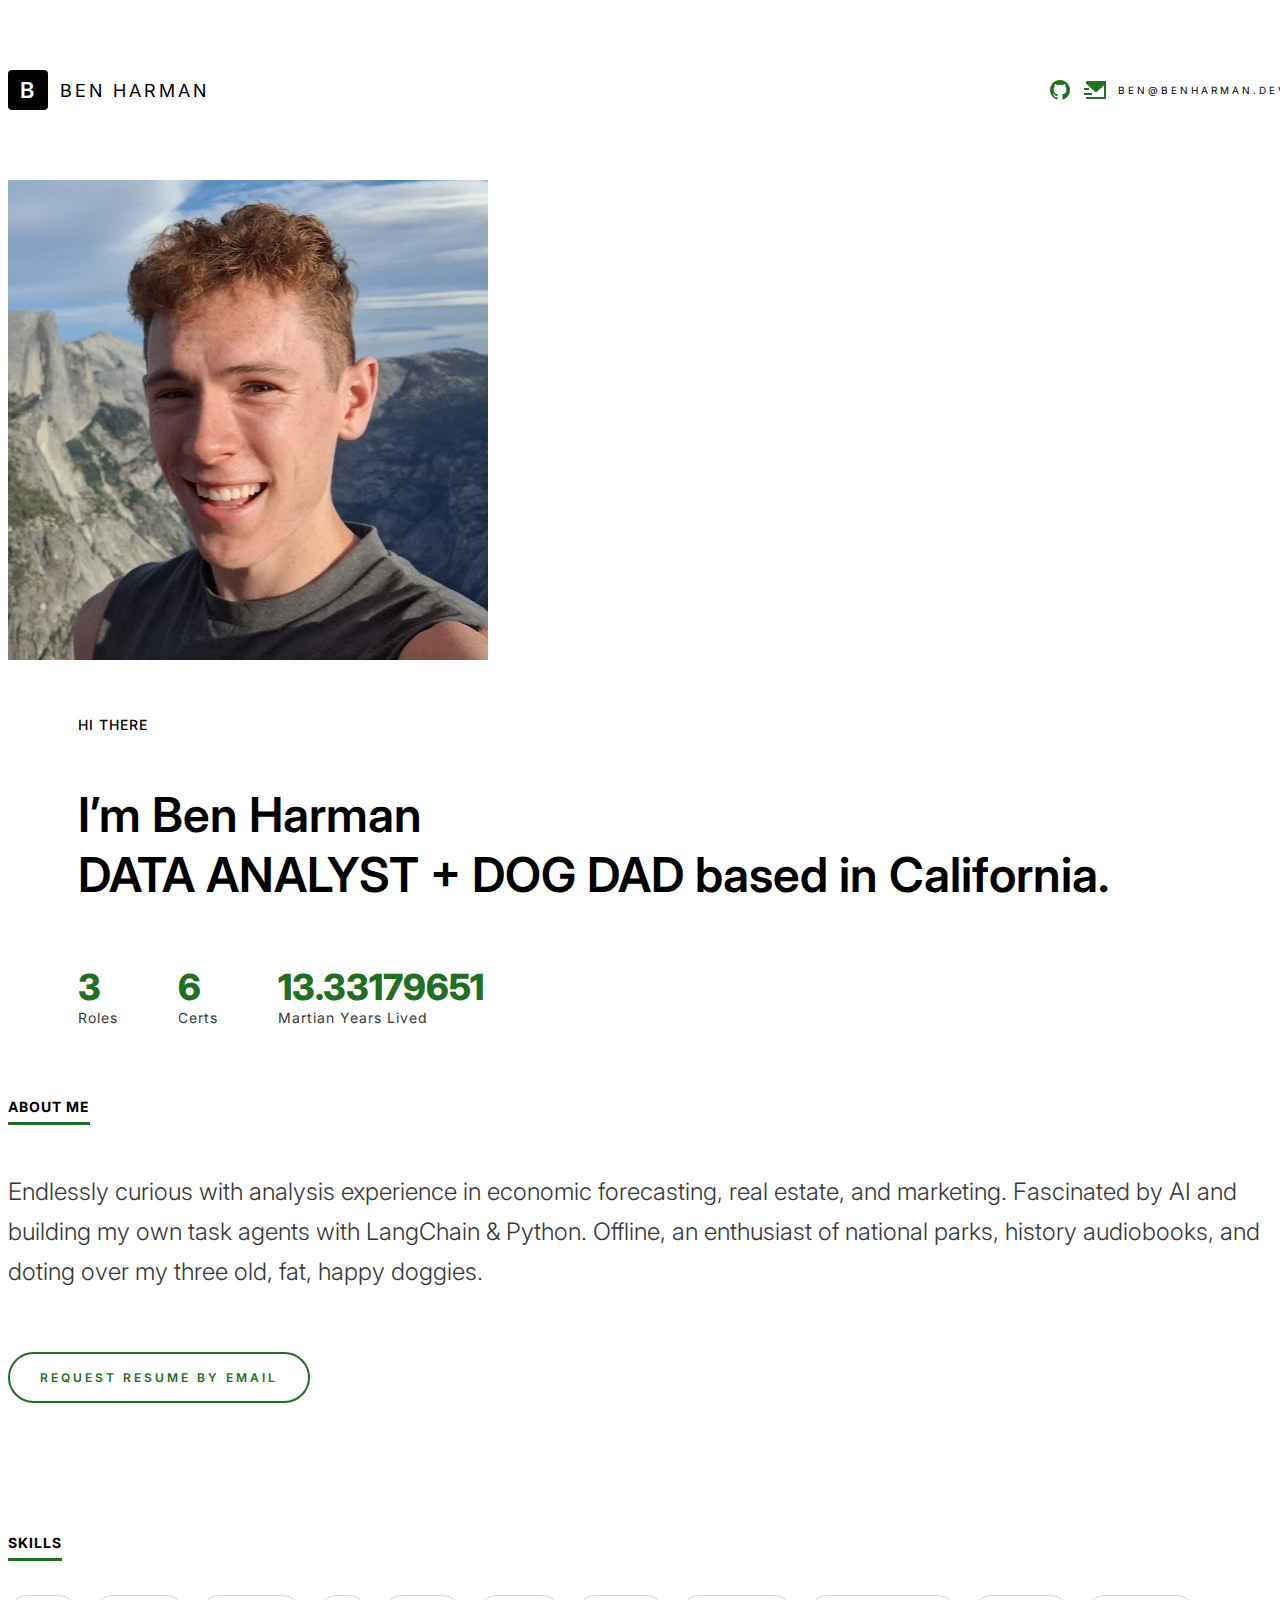
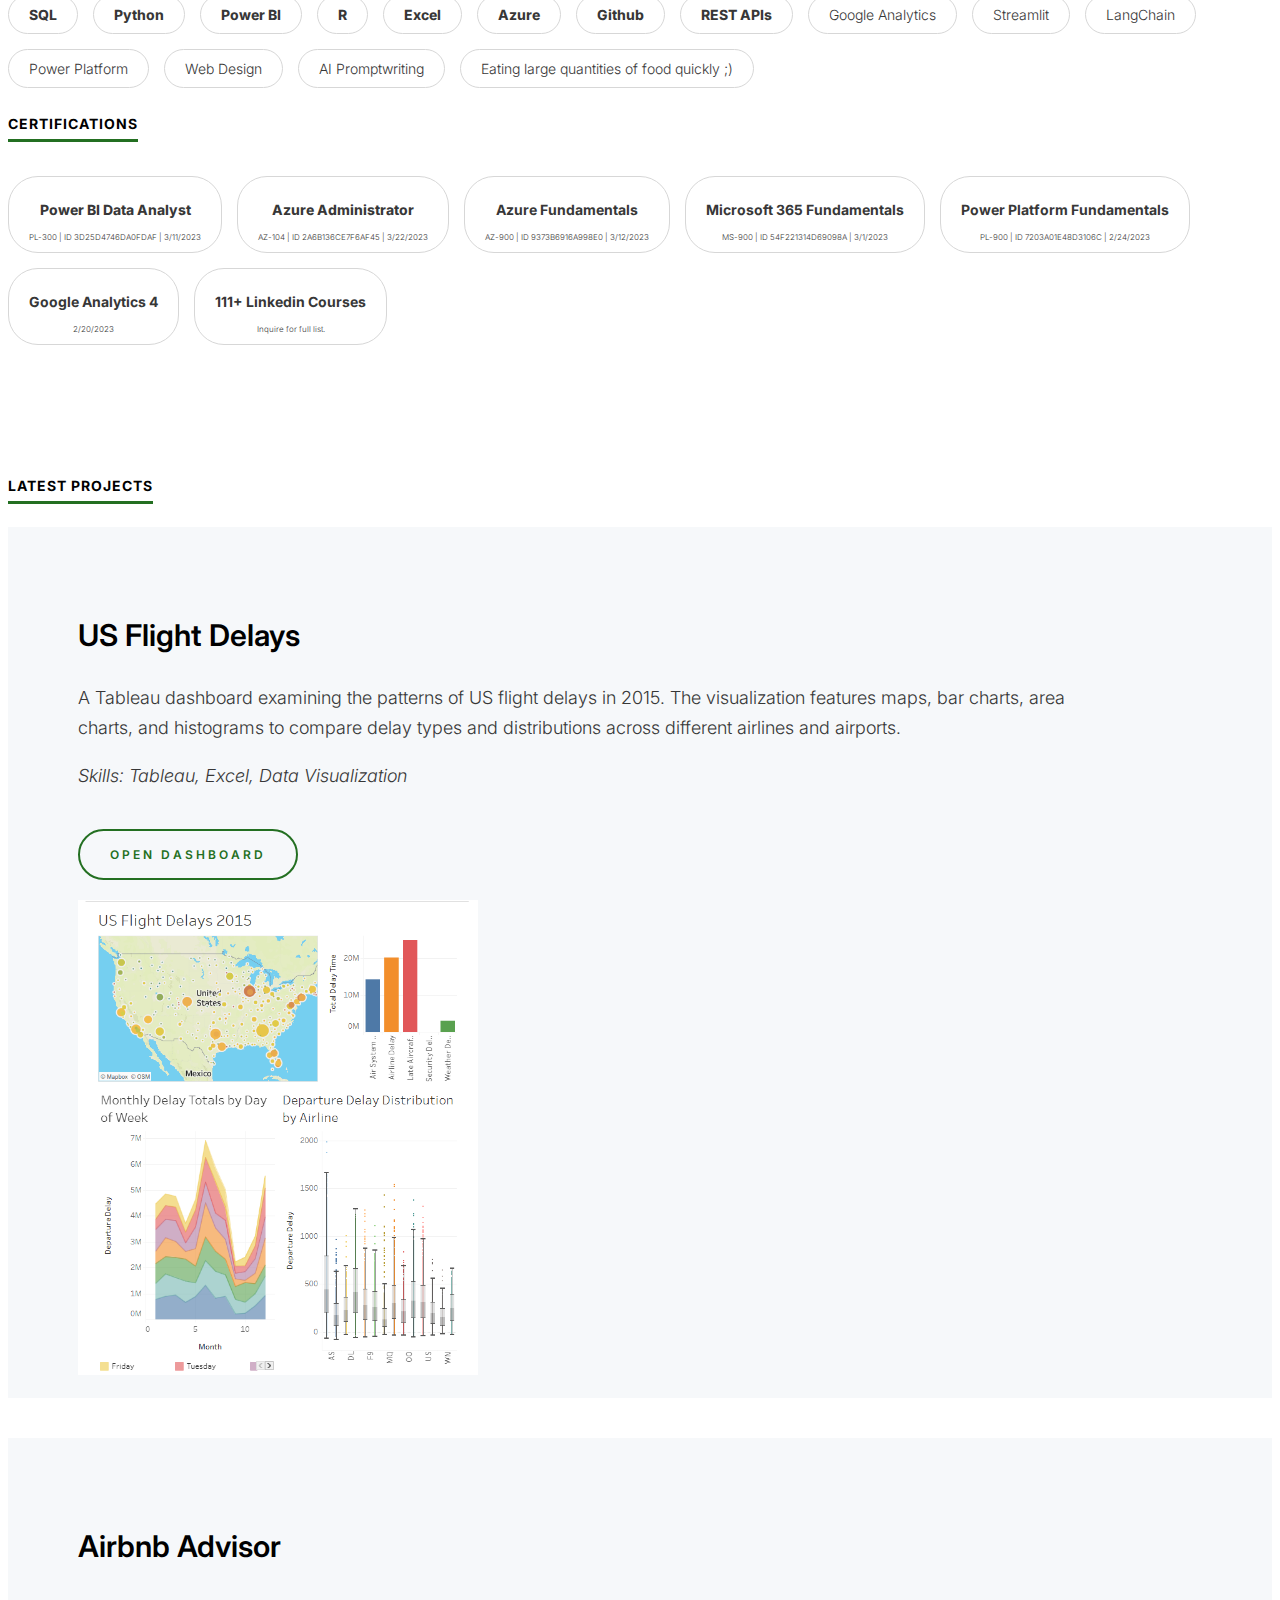
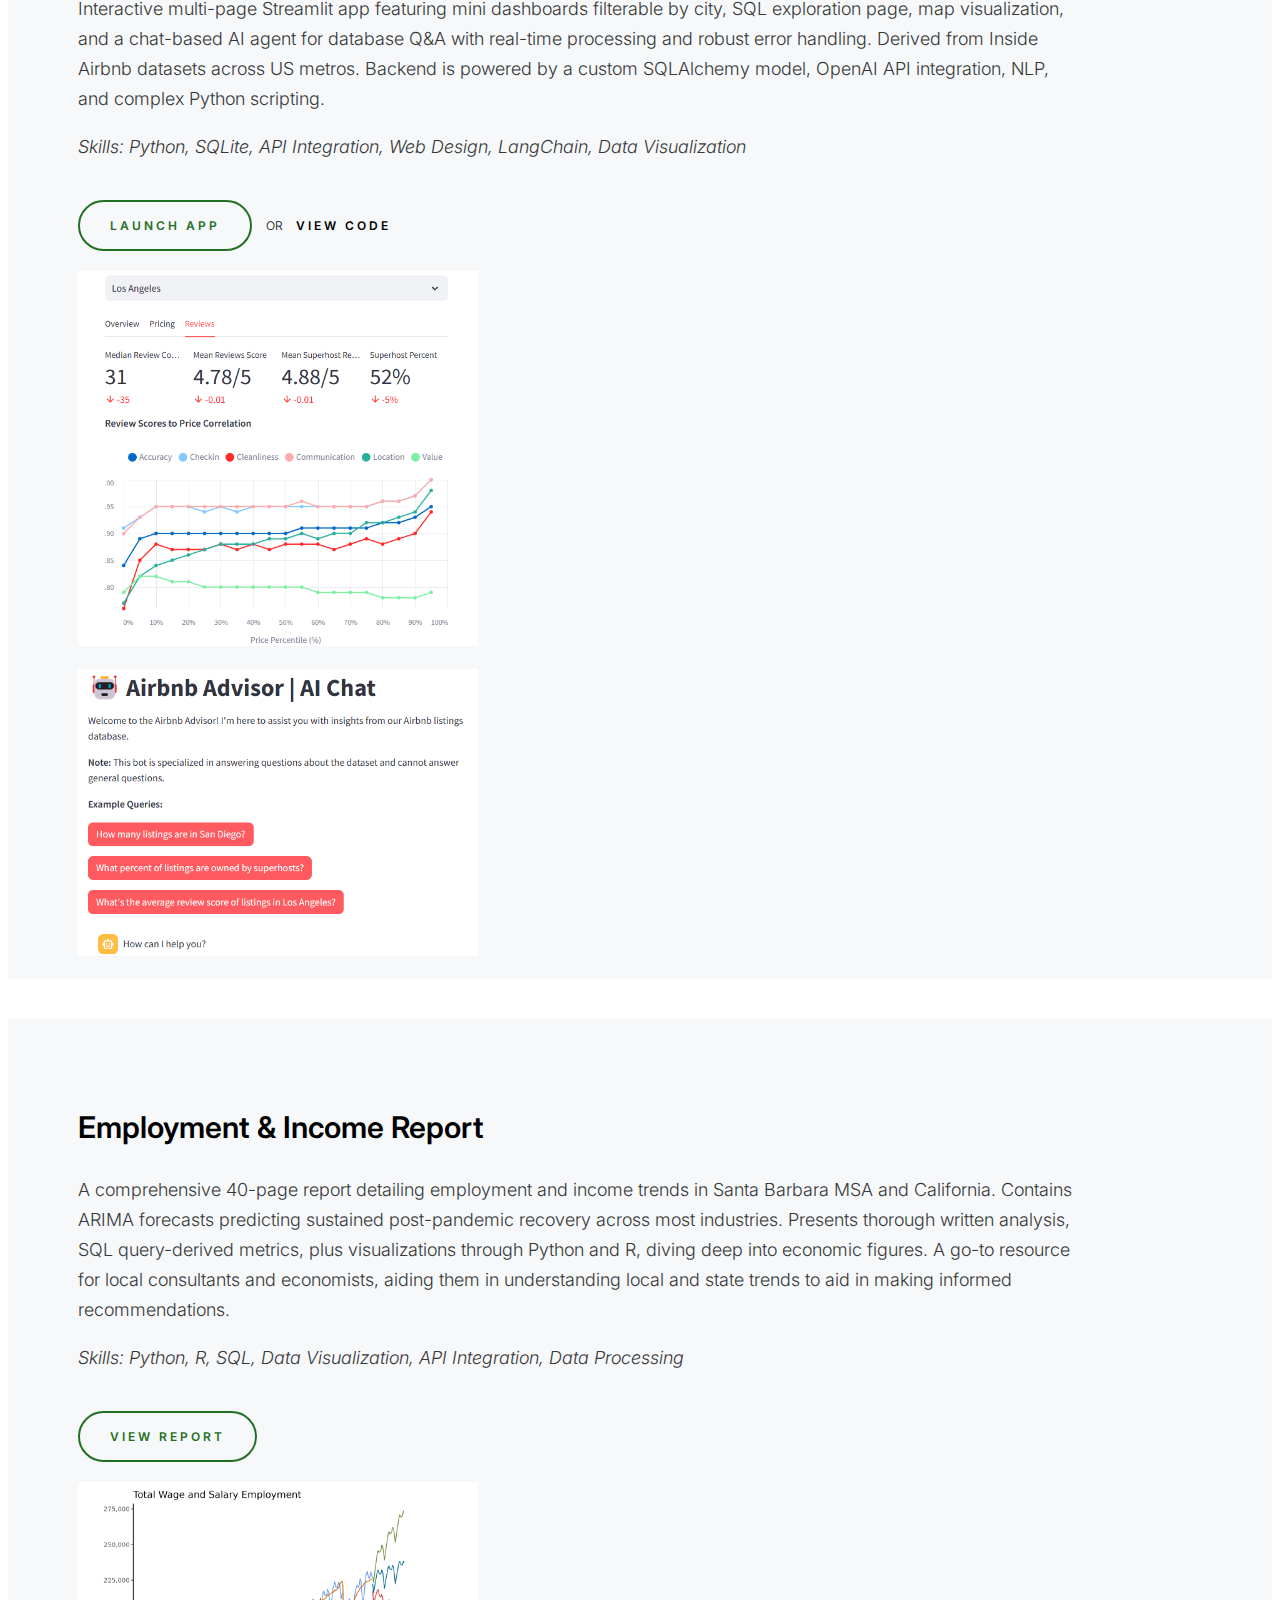
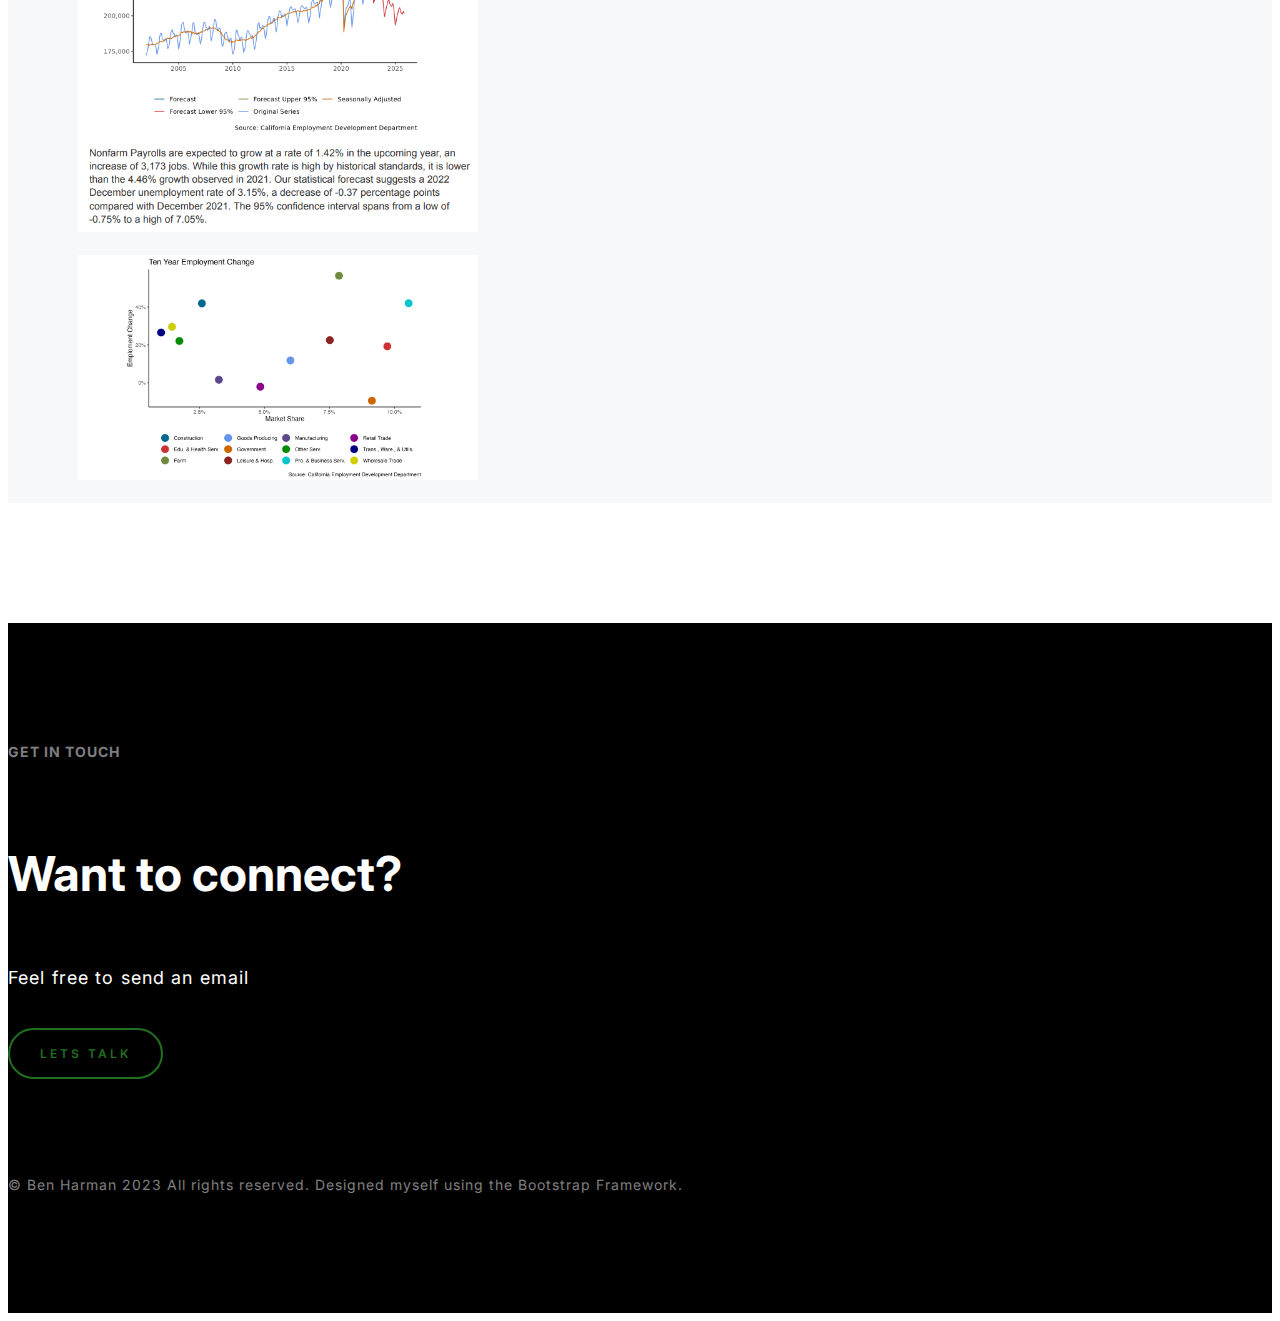
<file: index.html>
<!doctype html>
<html lang="en">

<head>
  <!-- Required meta tags -->
  <meta charset="utf-8">
  <meta name="viewport" content="width=device-width, initial-scale=1">
  <!-- Google Fonts -->
  <link rel="preconnect" href="https://fonts.googleapis.com">
  <link rel="preconnect" href="https://fonts.gstatic.com" crossorigin>
  <link href="https://fonts.googleapis.com/css2?family=Inter:wght@100;200;300;400;500;600;700;800;900&display=swap"
    rel="stylesheet">

  <link rel="icon"
    href="data:image/svg+xml,<svg xmlns=%22http://www.w3.org/2000/svg%22 viewBox=%2210 0 100 100%22><text y=%22.90em%22 font-size=%2290%22>📊</text></svg>">
  <!-- Bootstrap CSS -->
  <link href="https://cdn.jsdelivr.net/npm/bootstrap@5.0.2/dist/css/bootstrap.min.css" rel="stylesheet"
    integrity="sha384-EVSTQN3/azprG1Anm3QDgpJLIm9Nao0Yz1ztcQTwFspd3yD65VohhpuuCOmLASjC" crossorigin="anonymous">
  <link href="https://unpkg.com/aos@2.3.1/dist/aos.css" rel="stylesheet">
  <!-- Main CSS -->
  <link href="assets/css/main.css" rel="stylesheet">

  <script src="assets/js/mars_years.js"></script>


  <title>Ben Harman</title>
</head>

<!-- Google tag (gtag.js) -->
<script async src="https://www.googletagmanager.com/gtag/js?id=G-XYZXBG3PTL"></script>
<script>
  window.dataLayer = window.dataLayer || [];
  function gtag() { dataLayer.push(arguments); }
  gtag('js', new Date());

  gtag('config', 'G-XYZXBG3PTL');
</script>

<body>

  <!-- header -->
  <header class="ds-header" id="site-header">
    <div class="container">
      <div class="ds-header-inner">
        <!-- logo -->
        <a href="index.html" class="ds-logo">
          <span>B</span>Ben Harman
        </a>
        <!-- logo -->
        <!-- social -->
        <ul class="ds-social">
          <li>
            <a href="https://github.com/benharmandev">
              <img src="assets/images/github-green.png" alt="GitHub" class="default-icon">
              <img src="assets/images/github-black.png" alt="GitHub" class="hover-icon">
            </a>
          </li>
          <!-- <li>
            <a href="https://www.linkedin.com/in/ben-harman">
              <img src="assets/images/linkedin-green.png" alt="LinkedIn" class="default-icon">
              <img src="assets/images/linkedin-black.png" alt="LinkedIn" class="hover-icon">
            </a>
          </li> -->
          <li>
            <a href="mailto:ben@benharman.dev">
              <img src="assets/images/mail-green.png" alt="Email" class="default-icon">
              <img src="assets/images/mail-black.png" alt="Email" class="hover-icon">
              <span>ben@benharman.dev</span>
            </a>
          </li>
        </ul>
        <!-- social -->

      </div>
    </div>
  </header>
  <!-- header -->

  <!-- banner -->
  <div class="ds-banner">
    <div class="container">
      <div class="row">
        <div class="col-12 col-sm-12 col-md-5 col-lg-5 col-xl-5 col-xxl-5">
          <figure>
            <img src="assets/images/profile-image.jpg">
          </figure>
        </div>
        <div class="col-12 col-sm-12 col-md-7 col-lg-7 col-xl-7 col-xxl-7">
          <section>
            <h1>
              <span>HI THERE</span>
              I’m Ben Harman<br>DATA ANALYST + DOG DAD based in California.
            </h1>
            <ul class="ds-numbervaluelist">
              <li>
                <strong>3</strong>
                <span>Roles</span>
              </li>
              <li>
                <strong>6</strong>
                <span>Certs</span>
              </li>
              <li>
                <strong id="martianYears">Calculating...</strong>
                <span>Martian Years Lived</span>
              </li>
            </ul>
          </section>
        </div>
      </div>
    </div>
  </div>
  <!-- banner -->

  <!-- about -->
  <div class="ds-about-section">
    <div class="container">
      <section>
        <h2 class="ds-heading">About Me</h2>
        <p>Endlessly curious with analysis experience in economic forecasting, real estate, and marketing.
          Fascinated by AI and building my own task agents with LangChain & Python.
          Offline, an enthusiast of national parks, history audiobooks, and doting over my three old, fat, happy
          doggies.</p>
        <!-- Over 120 hours of recorded interviews with my grandparents as well as thousands of
          family photos digitized. -->
        <div class="ds-button-sec text-center">
          <a href="mailto:ben@benharman.dev?subject=Resume%20Request&body=Hello%20Ben,%0A%0AI%20am%20interested%20in%20getting%20a%20copy%20of%20your%20resume.%0A%0AThanks!"
            class="ds-button">Request Resume by Email</a>
        </div>
      </section>
    </div>
  </div>
  <!-- about -->

  <!--  Skills -->
  <div class="ds-skills-section">
    <div class="container">
      <div class="row">
        <div class="col-12 col-sm-12 col-md-6 col-lg-6 col-xl-6 col-xxl-6">
          <h2 class="ds-heading">Skills</h2>
          <ul class="ds-skills-list">
            <li class="core-skill no-wrap">SQL</li>
            <li class="core-skill no-wrap">Python</li>
            <li class="core-skill no-wrap">Power BI</li>
            <li class="core-skill no-wrap">R</li>
            <li class="core-skill no-wrap">Excel</li>
            <li class="core-skill no-wrap">Azure</li>
            <li class="core-skill no-wrap">Github</li>
            <li class="core-skill no-wrap">REST APIs</li>
            <li class="no-wrap">Google Analytics</li>
            <li class="no-wrap">Streamlit</li>
            <li class="no-wrap">LangChain</li>
            <li class="no-wrap">Power Platform</li>
            <li class="no-wrap">Web Design</li>
            <li class="no-wrap">AI Promptwriting</li>
            <li>Eating large quantities of food quickly ;)</li>
          </ul>
        </div>
        <div class="col-12 col-sm-12 col-md-6 col-lg-6 col-xl-6 col-xxl-6">
          <h2 class="ds-heading">Certifications</h2>
          <ul class="ds-certifications-list">
            <li class="certification-bubble">
              <h3 class="core-skill prevent-hyphen-break">Power BI Data Analyst</h3>
              <p>PL-300 | ID 3D25D4746DA0FDAF | 3/11/2023</p>
            </li>
            <li class="certification-bubble">
              <h3 class="core-skill prevent-hyphen-break">Azure Administrator</h3>
              <p>AZ-104 | ID 2A6B136CE7F6AF45 | 3/22/2023</p>
            </li>
            <li class="certification-bubble">
              <h3 class="prevent-hyphen-break">Azure Fundamentals</h3>
              <p>AZ-900 | ID 9373B6916A998E0 | 3/12/2023</p>
            </li>
            <li class="certification-bubble">
              <h3 class="prevent-hyphen-break">Microsoft 365 Fundamentals</h3>
              <p>MS-900 | ID 54F221314D69098A | 3/1/2023</p>
            </li>
            <li class="certification-bubble">
              <h3 class="prevent-hyphen-break">Power Platform Fundamentals</h3>
              <p>PL-900 | ID 7203A01E48D3106C | 2/24/2023</p>
            </li>
            <li class="certification-bubble">
              <h3 class="prevent-hyphen-break">Google Analytics 4</h3>
              <p>2/20/2023</p>
            </li>
            <li class="certification-bubble">
              <h3 class="prevent-hyphen-break">111+ Linkedin Courses</h3>
              <p>Inquire for full list.</p>
            </li>
        </div>
      </div>
    </div>
  </div>
  <!--  Skills -->

  <!--  Work -->
  <div class="ds-work-section">
    <div class="container">
      <h2 class="ds-heading">Latest projects</h2>
      <div class="ds-work-list-section">
        <div class="ds-work-list">
          <div class="row">
            <div class="col-12 col-sm-12 col-md-7 col-lg-7 col-xl-7 col-xxl-7">
              <section>
                <h3 class="ds-work-title">US Flight Delays</h3>
                <p>A Tableau dashboard examining the patterns of US flight delays in 2015. The visualization features
                  maps, bar charts, area charts, and histograms to compare
                  delay types and distributions across different airlines and airports.</p>
                <p class="ds-work-skills" style="font-weight: 300; font-style: italic; margin-top: 10px;">Skills:
                  Tableau, Excel, Data Visualization</p>
                <a href="https://public.tableau.com/app/profile/benjamin.harman/viz/USFlightDelays2015_16989038239240/USFlightDelays2015"
                  class="ds-button">Open Dashboard</a>
                <!-- <div class="link-container">
                  <span class="or-text">OR</span> <a
                    href="https://docs.google.com/spreadsheets/d/1xCfd7OG1F461g75UaXhrBrlXNfhLylXT/edit?usp=sharing&ouid=106687057126922316761&rtpof=true&sd=true"
                    class="code-link">Download Excel File</a>
                </div> -->
              </section>
            </div>
            <div class="col-12 col-sm-12 col-md-5 col-lg-5 col-xl-5 col-xxl-5">
              <figure class="project-image"><img src="assets/images/us-flight-delays.png"></figure>
            </div>
          </div>
        </div>
        <div class="ds-work-list">
          <div class="row">
            <div class="col-12 col-sm-12 col-md-7 col-lg-7 col-xl-7 col-xxl-7">
              <section>
                <h3 class="ds-work-title">Airbnb Advisor</h3>
                <p>Interactive multi-page Streamlit app featuring mini dashboards filterable by city, SQL exploration
                  page, map visualization, and a chat-based AI agent for database Q&A with real-time processing and
                  robust error handling. Derived from Inside Airbnb datasets across US metros. Backend is powered by a
                  custom SQLAlchemy model, OpenAI API integration, NLP, and complex Python scripting.</p>
                <p class="ds-work-skills" style="font-weight: 300; font-style: italic; margin-top: 10px;">Skills:
                  Python,
                  SQLite, API Integration, Web Design, LangChain, Data Visualization</p>
                <a href="https://airbnb-advisor.streamlit.app" class="ds-button">Launch App</a>
                <div class="link-container">
                  <span class="or-text">OR</span> <a href="https://github.com/benharmandev/airbnb-advisor"
                    class="code-link">View code</a>
                </div>
              </section>
            </div>
            <div class="col-12 col-sm-12 col-md-5 col-lg-5 col-xl-5 col-xxl-5">
              <figure class="project-image"><img src="assets/images/airbnb-advisor-1.png"></figure>
              <figure class="project-image"><img src="assets/images/airbnb-advisor-2.png"></figure>
            </div>
          </div>
        </div>
        <div class="ds-work-list">
          <div class="row">
            <div class="col-12 col-sm-12 col-md-7 col-lg-7 col-xl-7 col-xxl-7">
              <section>
                <h3 class="ds-work-title">Employment & Income Report</h3>
                <p>A comprehensive 40-page report detailing employment and income trends in Santa Barbara MSA and
                  California. Contains ARIMA forecasts predicting sustained post-pandemic recovery across most
                  industries. Presents thorough written analysis, SQL query-derived metrics, plus visualizations through
                  Python and R, diving deep into economic figures. A go-to resource for local consultants and
                  economists, aiding them in understanding local and state trends to aid in making informed
                  recommendations.</p>
                <p class="ds-work-skills" style="font-weight: 300; font-style: italic; margin-top: 10px;">Skills:
                  Python,
                  R, SQL, Data Visualization, API Integration, Data Processing</p>
                <a href="https://benharman.dev/projects/economic-forecast.pdf" class="ds-button">View Report</a>
              </section>
            </div>
            <div class="col-12 col-sm-12 col-md-5 col-lg-5 col-xl-5 col-xxl-5">
              <figure class="project-image"><img src="assets/images/economic-forecast-1.png"></figure>
              <figure class="project-image"><img src="assets/images/economic-forecast-2.png"></figure>
              <!-- Duplicate image -->
            </div>
          </div>
        </div>
      </div>
    </div>
  </div>
  <!--  Work -->


  <!--  footer -->
  <footer class="ds-footer text-center">
    <div class="container">
      <section>
        <span>Get in touch</span>
        <h4>Want to connect?</h4>
        <p>Feel free to send an email</p>
        <a href="mailto:ben@benharman.dev" class="ds-button">Lets Talk</a>
      </section>
      <span class="ds-copyright">© Ben Harman 2023 All rights reserved. Designed myself using the Bootstrap Framework.
    </div>
  </footer>


  <script src="https://ajax.googleapis.com/ajax/libs/jquery/3.5.1/jquery.min.js"></script>
  <!-- Option 1: Bootstrap Bundle with Popper -->
  <script src="https://cdn.jsdelivr.net/npm/bootstrap@5.0.2/dist/js/bootstrap.bundle.min.js"
    integrity="sha384-MrcW6ZMFYlzcLA8Nl+NtUVF0sA7MsXsP1UyJoMp4YLEuNSfAP+JcXn/tWtIaxVXM"
    crossorigin="anonymous"></script>

  <!-- Option 2: Separate Popper and Bootstrap JS -->
  <!--
    <script src="https://cdn.jsdelivr.net/npm/@popperjs/core@2.9.2/dist/umd/popper.min.js" integrity="sha384-IQsoLXl5PILFhosVNubq5LC7Qb9DXgDA9i+tQ8Zj3iwWAwPtgFTxbJ8NT4GN1R8p" crossorigin="anonymous"></script>
    <script src="https://cdn.jsdelivr.net/npm/bootstrap@5.0.2/dist/js/bootstrap.min.js" integrity="sha384-cVKIPhGWiC2Al4u+LWgxfKTRIcfu0JTxR+EQDz/bgldoEyl4H0zUF0QKbrJ0EcQF" crossorigin="anonymous"></script>
    -->
  <script src="assets/js/main.js"></script>
</body>

</html>
</file>
<file: assets/css/main.css>
/*
  1. >>> Header Style
  2. >>> Banner Style
  3. >>> About Style
  4. >>> Skills Style
  5. >>> Experience Style
  6. >>> Work Style
  7. >>> Footer Style

/* CSS Variables */
:root {
	--font-main: 'Inter', sans-serif;
	--color-main: #373737;
	--color-secondary: #236F21;
	--color-white: #FFF;
	--color-black: #000;
	--color-bg: #F6F8FA;
	--transition-standard: 0.4s ease;
	--font-size-base: 14px;
}

*/

/*--------------------------------------------------------------
>>> TABLE OF CONTENTS:
----------------------------------------------------------------*/
html {
	font-family: var(--font-main);
	background-color: var(--color-white);
}

body {
	font-family: var(--font-main);
	overflow-x: hidden;
	background-color: var(--color-white);
	font-weight: 400;
	font-style: normal;
	color: var(--color-main);
	font-size: var(--font-size-base);
}

a,
a:hover,
a:focus,
i,
input,
button,
input:focus,
.transition {
	text-decoration: none;
	outline: none;
	transition-delay: 0s;
	transition-duration: var(--transition-standard);
	transition-property: all;
	transition-timing-function: ease;
	box-shadow: none;
}

a {
	color: var(--color-black);
}

iframe {
	border: 0;
	outline: none;
}

::-moz-selection {
	background: var(--color-black);
	text-shadow: none;
	color: var(--color-white);
}

::selection {
	background: var(--color-black);
	text-shadow: none;
	color: var(--color-white);
}

img,
svg {
	max-width: 100%;
	height: auto;
	border: none;
	outline: none;
}

input,
textarea {
	border-radius: 0;
	resize: none;
}

ul {
	padding: 0;
	margin: 0;
}

input:-webkit-autofill,
textarea:-webkit-autofill,
select:-webkit-autofill {
	background-color: transparent;
	background-image: none;
	color: var(--color-black);
}

/* 1.2 Typography */
h1,
h2,
h3,
h4,
h5,
h6 {
	font-family: var(--font-main);
}

figure {
	margin: 0;
}

/*-----------------------------------------------------------------
  1. >>> Header Style
----------------------------------------------------------------*/
.ds-header {
	position: fixed;
	top: 0;
	width: 100%;
	z-index: 5;
	background-color: var(--color-white);
	padding: 70px 0;
	transition: var(--transition-standard);
}

.ds-header.ds-fixed-header {
	padding: 20px 0;
	box-shadow: 0px 0px 20px rgba(0, 0, 0, 0.25);
}

.ds-header-inner {
	display: flex;
	justify-content: space-between;
	align-items: center;
}

.ds-logo {
	text-transform: uppercase;
	font-size: 18px;
	letter-spacing: 3px;
	color: var(--color-black);
	display: flex;
	align-items: center;
}

.ds-logo span {
	display: flex;
	align-items: center;
	justify-content: center;
	width: 40px;
	height: 40px;
	background-color: var(--color-black);
	border-radius: 4px;
	color: var(--color-white);
	font-size: 22px;
	font-weight: 600;
	text-align: center;
	margin-right: 12px;
}

.ds-logo:hover {
	color: var(--color-black);
}

.ds-social {
	list-style: none;
	display: flex;
	align-items: center;
	flex-wrap: wrap;
}

.ds-social li {
	margin-left: 12px;
}

.ds-social li:first-child {
	margin-left: 0;
}

.ds-social li a {
	display: flex;
	align-items: center;
	text-decoration: none;
}

.ds-social img {
	max-width: 24px;
	height: auto;
	transition: var(--transition-standard);
}

.ds-social img.default-icon {
	display: block;
}

.ds-social img.hover-icon {
	display: none;
}

.ds-social li a:hover img.default-icon {
	display: none;
}

.ds-social li a:hover img.hover-icon {
	display: block;
}

.ds-social li span {
	margin-left: 10px;
	font-size: 10px;
	text-transform: uppercase;
	letter-spacing: 3px;
	color: var(--color-black);
	font-weight: 400;
	transition: var(--transition-standard);
	text-decoration: none;
}

.ds-social li a:hover span {
	text-decoration: underline;
}

/*-----------------------------------------------------------------
  2. >>> Banner Style
----------------------------------------------------------------*/
.ds-banner section {
	padding-left: 70px;
	padding-right: 100px;
}

.ds-banner section h1 span {
	display: block;
	text-transform: uppercase;
	letter-spacing: 1px;
	font-weight: 500;
	font-size: var(--font-size-base);
	padding-bottom: 30px;
}

.ds-banner section h1 {
	font-weight: 600;
	font-size: 48px;
	line-height: 60px;
	color: var(--color-black);
}

.ds-numbervaluelist {
	list-style: none;
	display: flex;
	align-items: center;
	flex-wrap: wrap;
	margin: 0;
	padding: 0;
	margin-top: 60px;
}

.ds-numbervaluelist li {
	margin-right: 60px;
}

.ds-numbervaluelist li:last-child {
	margin-right: 0;
}

.ds-numbervaluelist strong {
	display: block;
	color: var(--color-secondary);
	font-size: 36px;
	font-weight: 800;
}

.ds-numbervaluelist span {
	font-size: var(--font-size-base);
	letter-spacing: 1px;
}

/*-----------------------------------------------------------------
  3. >>> About Style
----------------------------------------------------------------*/
.ds-about-section {
	padding-top: 60px;
	padding-bottom: 120px;
}

.ds-heading {
	display: inline-block;
	font-weight: 700;
	color: var(--color-black);
	text-transform: uppercase;
	letter-spacing: 1px;
	font-size: var(--font-size-base);
	border-bottom: 3px solid var(--color-secondary);
	padding-bottom: 7px;
	margin-bottom: 23px;
}

.ds-about-section p {
	color: var(--color-main);
	font-size: 24px;
	line-height: 40px;
	font-weight: 300;
	margin-bottom: 60px;
}

.ds-button {
	display: inline-block;
	text-transform: uppercase;
	font-size: 12px;
	line-height: 13px;
	font-weight: 600;
	letter-spacing: 3px;
	color: var(--color-secondary);
	padding: 17px 30px;
	border: 2px solid var(--color-secondary);
	border-radius: 60px;
}

.ds-button:hover {
	background-color: var(--color-secondary);
	color: var(--color-white);
}

.ds-arrow-button i {
	display: inline-block;
	vertical-align: middle;
}

/*-----------------------------------------------------------------
  4. >>> Skills Style
----------------------------------------------------------------*/
.ds-skills-section {
	padding-bottom: 105px;
}

.ds-skills-list {
	list-style: none;
	padding: 0;
	margin: 0;
	display: flex;
	flex-wrap: wrap;
	align-items: center;
	margin-top: 11px;
}

.ds-skills-list li {
	display: inline-block;
	color: var(--color-main);
	font-size: var(--font-size-base);
	padding: 10px 20px;
	background-color: var(--color-white);
	border: 1px solid #D7D7D7;
	border-radius: 27px;
	margin-right: 15px;
	margin-bottom: 15px;
	font-weight: 300;
}

.ds-skills-list li.core-skill {
	font-weight: 750;
}

.ds-skills-list li.no-wrap {
	white-space: nowrap;
}


/*-----------------------------------------------------------------
  5. >>> Certifications Style
----------------------------------------------------------------*/

.ds-certifications-section {
	padding-bottom: 105px;
}

.ds-certifications-list {
	list-style: none;
	padding: 0;
	margin: 0;
	margin-top: 11px;
	display: flex;
	flex-wrap: wrap;
	align-items: center;
}

.certification-bubble {
	color: var(--color-main);
	font-size: var(--font-size-base);
	padding: 10px 20px;
	background-color: var(--color-white);
	border: 1px solid #D7D7D7;
	border-radius: 30px;
	margin-right: 15px;
	margin-bottom: 15px;
	font-weight: 500;
	text-align: center;
}

.certification-bubble h3 {
	font-size: var(--font-size-base);
}

.certification-bubble p {
	font-size: 8px;
	display: block;
	margin-top: 5px;
	margin-bottom: 0px;
	font-weight: 300;
}

.ds-certifications-list h3.core-skill {
	font-weight: 750;
}

/*-----------------------------------------------------------------
  6. >>> Work Style
----------------------------------------------------------------*/
.ds-work-section {
	padding-bottom: 80px;
}

.ds-work-list {
	padding-left: 70px;
	padding-top: 40px;
	padding-right: 70px;
	background-color: var(--color-bg);
	margin-bottom: 40px;
}

.ds-work-list section {
	padding-top: 20px;
	padding-right: 120px;
	padding-bottom: 20px;
}

.ds-work-title,
.ds-work-det-title,
.ds-work-det-dep {
	color: var(--color-black);
}

.ds-work-title {
	font-size: 30px;
	line-height: 36px;
	font-weight: 600;
	margin-bottom: 30px;
}

.ds-work-list p,
.ds-work-content-sec p,
.ds-work-content-sec li {
	font-weight: 300;
	font-size: 18px;
	line-height: 30px;
}

.ds-work-list .ds-button {
	margin-top: 20px;
}

.ds-work-det-hed {
	padding-top: 42px;
	padding-bottom: 80px;
}

.ds-work-det-title {
	font-weight: 600;
	font-size: 48px;
	margin-bottom: 20px;
}

.ds-work-det-dep {
	display: block;
	font-weight: 600;
	font-size: 18px;
}

.ds-work-content-sec {
	padding: 100px 0;
}

.ds-work-content-sec h2 {
	font-size: 30px;
	font-weight: 700;
	margin-bottom: 30px;
}

.ds-work-content-sec ul {
	list-style: none;
	padding: 0;
	margin: 0;
}

.ds-work-content-sec li {
	padding-left: 28px;
	position: relative;
	margin-bottom: 20px;
}

.ds-work-content-sec li:before {
	content: "";
	position: absolute;
	left: 0;
	top: 13px;
	border-radius: 100%;
	width: 8px;
	height: 8px;
	background-color: var(--color-main);
}

h3.prevent-hyphen-break {
	word-break: keep-all;
}

.skills {
	font-weight: 300;
	margin-top: 15px;
	margin-bottom: 20px;
	font-size: 18px;
	line-height: 30px;
}

.project-image img {
	max-width: 480px;
	padding-left: 0px;
	padding-right: 0px;
	padding-bottom: 20px;
}

.or-text {
	/* Adjust this to set the space between the button and 'OR' */
	font-weight: 300;
	/* Light font-weight as requested */
	color: #000;
	/* Black color */
}

.link-container {
	display: inline-block;
	margin-left: 10px;
	margin-top: 15px;
	font-size: 12px;
}

.code-link {
	text-transform: uppercase;
	letter-spacing: 3px;
	font-weight: 600;
	margin-left: 10px;
	text-transform: uppercase;
	color: var(--color-black);
	white-space: nowrap;
}

.code-link:hover {
	text-decoration: underline;
	color: #000;
}

/*-----------------------------------------------------------------
  7. >>> Footer Style
----------------------------------------------------------------*/
.ds-footer {
	background-color: var(--color-black);
	padding: 120px 0;
}

.ds-footer section {
	padding-bottom: 97px;
}

.ds-footer section span {
	color: rgba(255, 255, 255, 0.5);
	/* kept this as it's unique with the opacity */
	text-transform: uppercase;
	font-weight: 700;
	font-size: var(--font-size-base);
	letter-spacing: 1px;
	display: block;
	padding-bottom: 20px;
}

.ds-footer section h4 {
	color: var(--color-white);
	font-size: 48px;
	/* kept this as it seems unique to this selector */
	font-weight: 700;
}

.ds-footer section p {
	letter-spacing: 1.13px;
	color: var(--color-white);
	font-size: 18px;
	/* kept this as it seems unique to this selector */
	margin-bottom: 40px;
}

.ds-copyright,
.ds-copyright a {
	color: rgba(255, 255, 255, 0.5);
	/* kept this as it's unique with the opacity */
	letter-spacing: 1px;
	font-size: var(--font-size-base);
}

.ds-copyright a:hover {
	color: var(--color-secondary);
}

/*-------------------------------------------------------------------------------
 Responsive XS Style @media (max-width: 767px) 
-------------------------------------------------------------------------------*/
@media (max-width: 768px) {

	.ds-header,
	.ds-header.ds-fixed-header {
		padding: 15px 0;
	}

	.ds-banner,
	.ds-about-section,
	.ds-skills-section,
	.ds-experience-section,
	.ds-work-section,
	.ds-work-details-section {
		padding-left: 10px;
		padding-right: 10px;
	}

	.ds-logo {
		font-size: 0;
	}

	.ds-banner figure {
		padding: 30px 0;
	}

	.ds-banner section {
		padding-left: 0;
		padding-right: 0;
	}

	.ds-banner section h1 span {
		padding-bottom: 0;
	}

	.ds-banner section h1,
	.ds-work-det-title {
		font-size: 30px;
		line-height: 40px;
	}

	.ds-numbervaluelist {
		margin-top: 20px;
	}

	.ds-numbervaluelist li {
		margin-right: 30px;
	}

	.ds-numbervaluelist strong {
		font-size: 30px;
	}

	.ds-numbervaluelist span {
		font-size: 14px;
	}

	.ds-about-section {
		padding-bottom: 60px;
	}

	.ds-about-section p,
	.ds-work-content-sec p,
	.ds-work-content-sec li {
		font-size: 15px;
		line-height: 30px;
		margin-bottom: 30px;
	}

	.ds-skills-list li {
		margin-right: 10px;
		margin-bottom: 10px;
		font-size: 14px;
	}

	.ds-skills-section .col-12,
	.ds-experience-list .col-12 {
		margin-bottom: 40px;
	}

	.ds-skills-section,
	.ds-work-section,
	.ds-experience-section {
		padding-bottom: 0;
	}

	.ds-experience-list section {
		padding-right: 0;
	}

	.ds-work-list {
		padding: 30px;
	}

	.ds-work-list p {
		font-size: 15px;
		line-height: 30px;
	}

	.ds-footer {
		padding: 60px 10px;
	}

	.ds-footer section h4 {
		font-size: 40px;
	}

	.ds-copyright {
		font-size: 14px;
	}

	.ds-footer section {
		padding-bottom: 30px;
	}

	.ds-button {
		padding: 11px 10px;
	}

	.ds-work-details-section {
		padding-top: 30px;
	}

	.ds-work-det-title {
		margin-bottom: 7px;
	}

	.ds-work-content-sec h2 {
		font-size: 20px;
	}

	.ds-work-content-sec {
		padding: 30px 0;
	}

	.ds-work-list section {
		padding-right: 0;
		padding-bottom: 30px;
	}
}


@media (min-width: 768px) and (max-width: 991px) {
	.ds-work-list section {
		padding-right: 30px;
	}

}

@media (min-width: 992px) and (max-width: 1199px) {
	.ds-banner section {
		padding-right: 0;
	}

	.ds-work-list section {
		padding-right: 30px;
		padding-bottom: 60px;
	}
}

/* Media queries for specific image scaling */
/* When the screen width is between 1280px to 1920px, the image size is reduced to 480px (3/4 of the original) */
@media (min-width: 1401px) and (max-width: 1920px) {
	.project-image img {
		max-width: 480px;
	}
}

/* When the screen width is between 960px to 1280px, the image size is reduced to 320px (1/2 of the original) */
@media (min-width: 1201px) and (max-width: 1400px) {
	.project-image img {
		max-width: 400px;
	}
}

/* When the screen width is between 760px to 960px, the image size is reduced to 240px (3/8 of the original) */
@media (min-width: 992px) and (max-width: 1200px) {
	.project-image img {
		max-width: 320px;
	}
}


@media (min-width: 768px) and (max-width: 991px) {
	.project-image img {
		max-width: 240px;
	}
}

/* For smaller screens, the image wraps */
@media (min-width: 520px) and (max-width: 768px) {
	.project-image img {
		max-width: 400px;
	}
}

@media (min-width: 440px) and (max-width: 519px) {
	.project-image img {
		max-width: 320px;
	}
}

@media (min-width: 360px) and (max-width: 439px) {
	.project-image img {
		max-width: 240px;
	}
}

@media (min-width: 240px) and (max-width: 359px) {
	.project-image img {
		max-width: 160px;
	}
}

@media (max-width: 239px) {
	.project-image img {
		max-width: 120px;
	}
}
</file>
